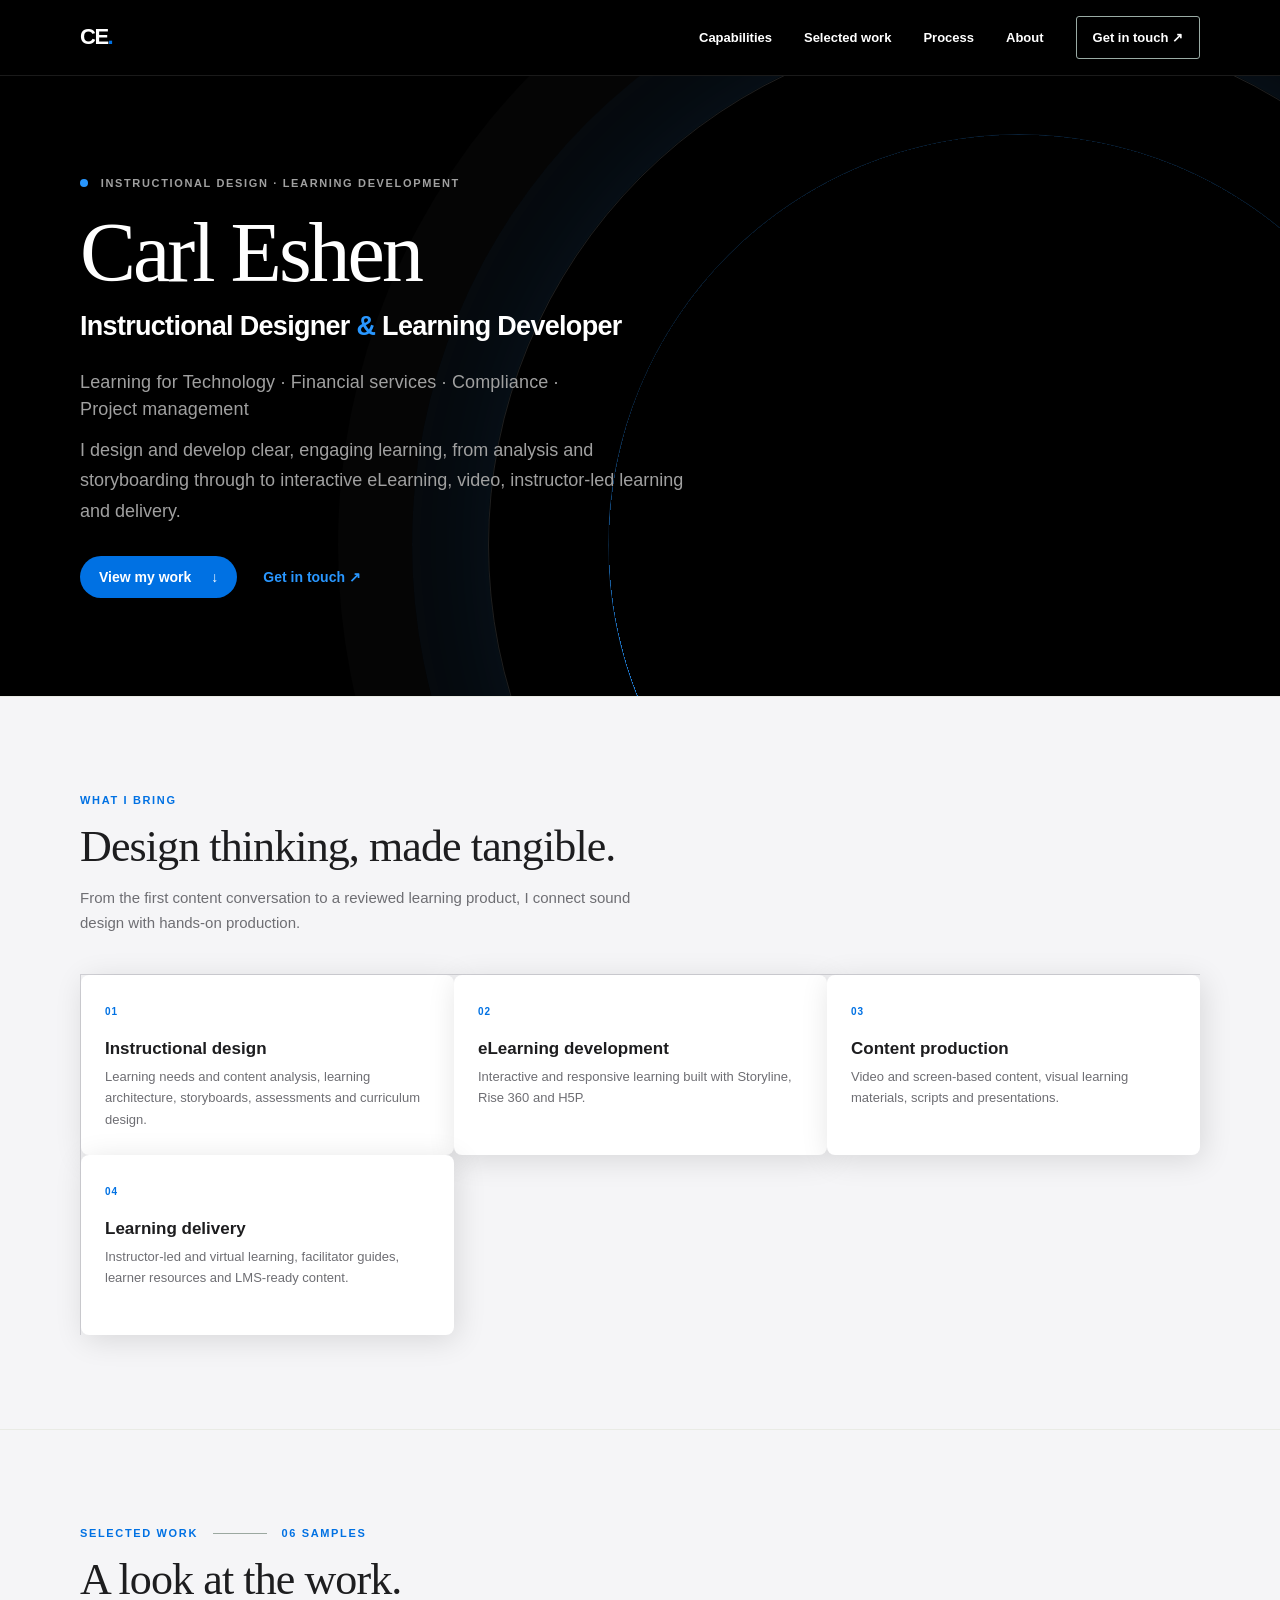
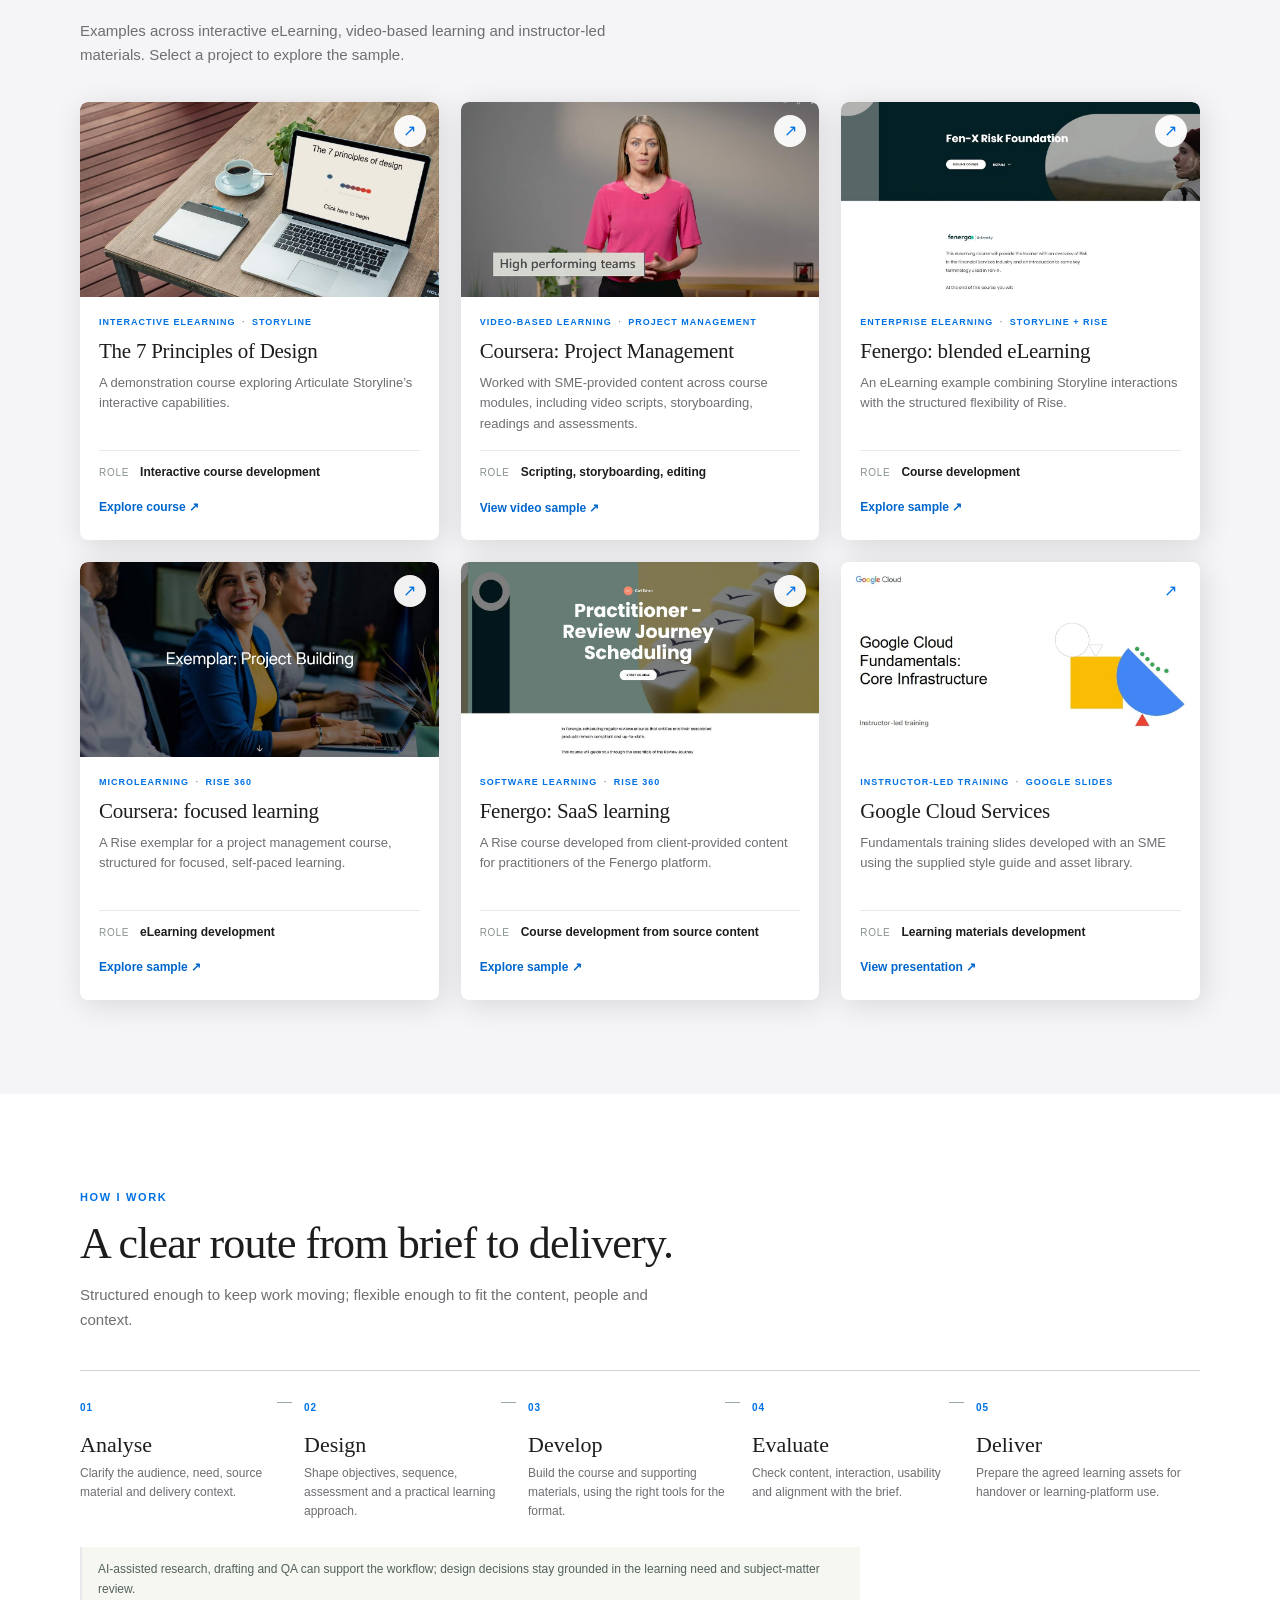
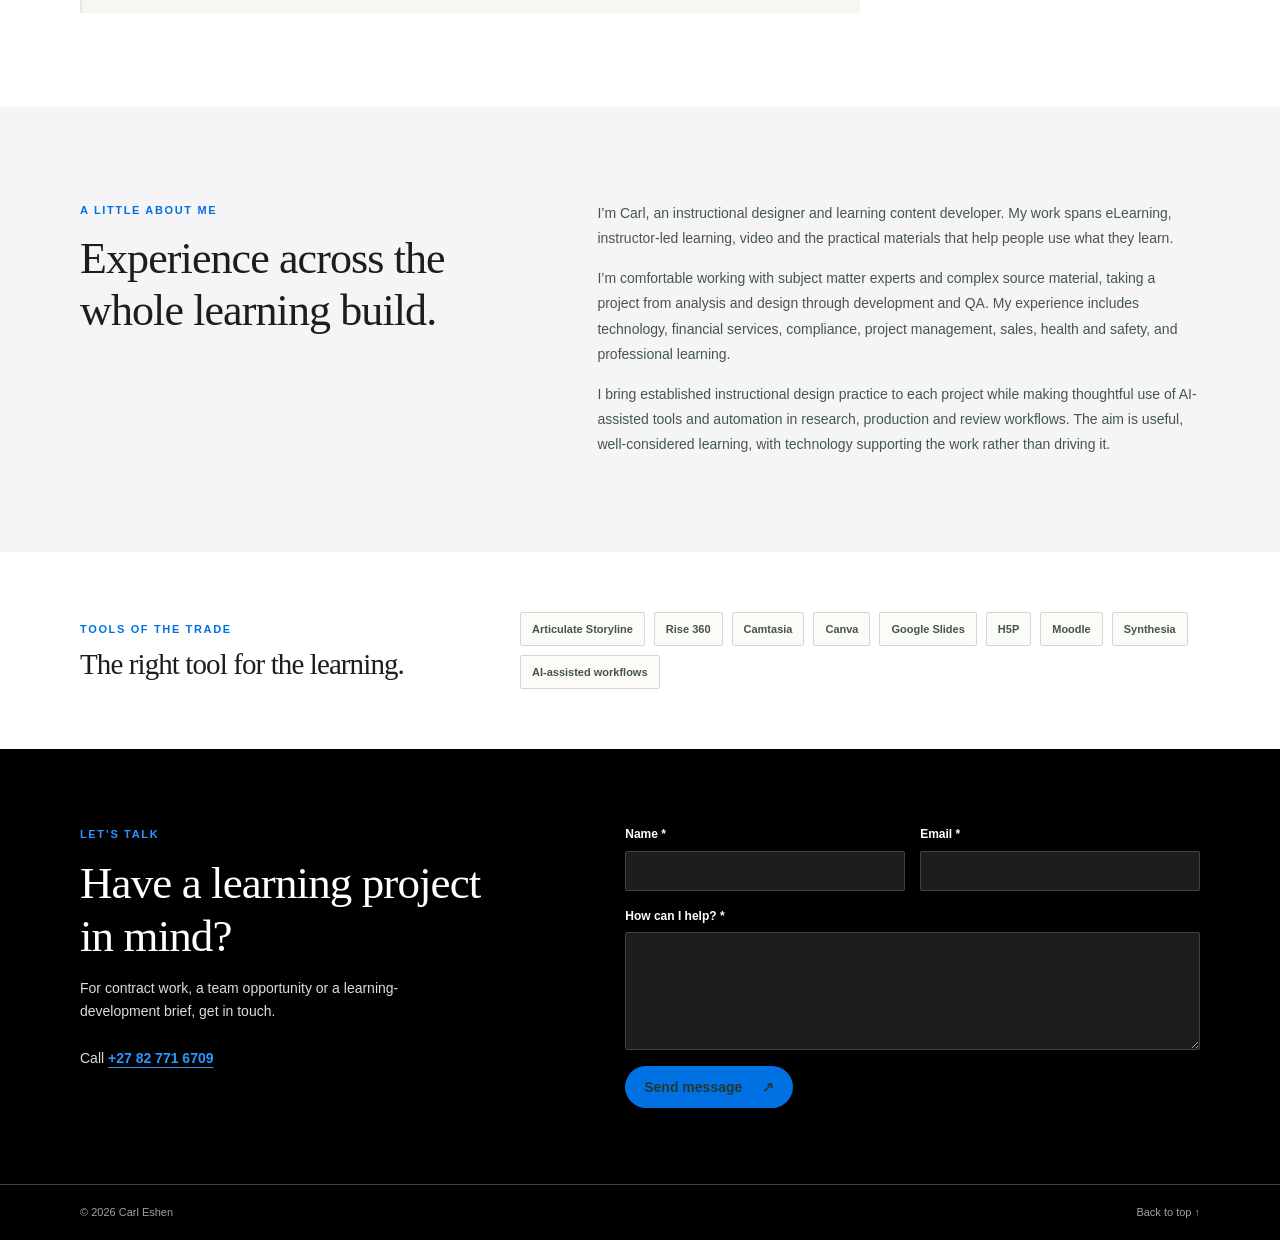
<file: index.html>
<!doctype html>
<html lang="en">
<head>
  <meta charset="utf-8">
  <meta name="viewport" content="width=device-width, initial-scale=1">
  <meta name="description" content="Carl Eshen is an experienced Instructional Designer and Learning Developer creating eLearning, instructor-led, video and AI-assisted learning solutions.">
  <meta name="theme-color" content="#f6f5f0">
  <meta property="og:type" content="website">
  <meta property="og:title" content="Carl Eshen | Instructional Designer & Learning Developer">
  <meta property="og:description" content="Learning design, hands-on development and thoughtful modern production workflows.">
  <meta property="og:url" content="https://carleshen.github.io/Carlwebsite/">
  <title>Carl Eshen | Instructional Designer &amp; Learning Developer</title>
  <link rel="stylesheet" href="assets/css/portfolio.css">
</head>
<body>
  <a class="skip-link" href="#main">Skip to content</a>
  <header class="site-header"><div class="wrap nav-wrap"><a class="wordmark" href="#home" aria-label="Carl Eshen, home">CE<span>.</span></a>
    <nav aria-label="Main navigation"><a href="#capabilities">Capabilities</a><a href="#work">Selected work</a><a href="#process">Process</a><a href="#about">About</a><a class="nav-contact" href="#contact">Get in touch <span aria-hidden="true">↗</span></a></nav>
  </div></header>
  <main id="main">
    <section class="hero" id="home" aria-labelledby="hero-title"><div class="wrap hero-inner">
      <p class="eyebrow"><span class="eyebrow-mark" aria-hidden="true"></span> INSTRUCTIONAL DESIGN · LEARNING DEVELOPMENT</p>
      <h1 id="hero-title">Carl Eshen</h1><p class="hero-role">Instructional Designer <span>&amp;</span> Learning Developer</p>
      <p class="hero-note">Learning for Technology · Financial services · Compliance · <span>Project management</span></p>
      <p class="hero-copy">I design and develop clear, engaging learning, from analysis and storyboarding through to interactive eLearning, video, instructor-led learning and delivery.</p>
      <div class="hero-actions"><a class="button button-primary" href="#work">View my work <span aria-hidden="true">↓</span></a><a class="text-link" href="#contact">Get in touch <span aria-hidden="true">↗</span></a></div>
    </div></section>
    <section class="section capabilities" id="capabilities" aria-labelledby="capabilities-title"><div class="wrap">
      <div class="section-heading"><p class="eyebrow">WHAT I BRING</p><h2 id="capabilities-title">Design thinking, made tangible.</h2><p>From the first content conversation to a reviewed learning product, I connect sound design with hands-on production.</p></div>
      <div class="cap-grid">
        <article class="cap-card"><span class="cap-number">01</span><h3>Instructional design</h3><p>Learning needs and content analysis, learning architecture, storyboards, assessments and curriculum design.</p></article>
        <article class="cap-card"><span class="cap-number">02</span><h3>eLearning development</h3><p>Interactive and responsive learning built with Storyline, Rise 360 and H5P.</p></article>
        <article class="cap-card"><span class="cap-number">03</span><h3>Content production</h3><p>Video and screen-based content, visual learning materials, scripts and presentations.</p></article>
        <article class="cap-card"><span class="cap-number">04</span><h3>Learning delivery</h3><p>Instructor-led and virtual learning, facilitator guides, learner resources and LMS-ready content.</p></article>
      </div>
    </div></section>
    <section class="section work-section" id="work" aria-labelledby="work-title"><div class="wrap">
      <div class="section-heading work-heading"><p class="eyebrow">SELECTED WORK <span class="heading-rule" aria-hidden="true"></span> 06 SAMPLES</p><h2 id="work-title">A look at the work.</h2><p>Examples across interactive eLearning, video-based learning and instructor-led materials. Select a project to explore the sample.</p></div>
      <div class="project-grid">
        <article class="project-card"><a class="project-image" href="https://carleshen.github.io/Carl-Eshen/story_html5.html" target="_blank" rel="noopener noreferrer" aria-label="Explore The 7 Principles of Design interactive course (opens in a new tab)"><img src="images/thumbs/01.jpg" alt="Preview image for The 7 Principles of Design interactive eLearning course" width="320" height="220" loading="lazy"><span class="image-arrow" aria-hidden="true">↗</span></a><div class="project-body"><p class="project-type">INTERACTIVE ELEARNING <span>·</span> STORYLINE</p><h3>The 7 Principles of Design</h3><p>A demonstration course exploring Articulate Storyline’s interactive capabilities.</p><div class="project-meta"><span>Role</span><p>Interactive course development</p></div><a class="project-link" href="https://carleshen.github.io/Carl-Eshen/story_html5.html" target="_blank" rel="noopener noreferrer">Explore course <span aria-hidden="true">↗</span></a></div></article>
        <article class="project-card"><a class="project-image" href="https://vimeo.com/1075372197/9c1e413686?ts=0&amp;share=copy" target="_blank" rel="noopener noreferrer" aria-label="View Coursera project management video sample (opens in a new tab)"><img src="images/thumbs/02.jpg" alt="Preview image for a video-based project management learning sample" width="320" height="220" loading="lazy"><span class="image-arrow" aria-hidden="true">↗</span></a><div class="project-body"><p class="project-type">VIDEO-BASED LEARNING <span>·</span> PROJECT MANAGEMENT</p><h3>Coursera: Project Management</h3><p>Worked with SME-provided content across course modules, including video scripts, storyboarding, readings and assessments.</p><div class="project-meta"><span>Role</span><p>Scripting, storyboarding, editing</p></div><a class="project-link" href="https://vimeo.com/1075372197/9c1e413686?ts=0&amp;share=copy" target="_blank" rel="noopener noreferrer">View video sample <span aria-hidden="true">↗</span></a></div></article>
        <article class="project-card"><a class="project-image" href="https://360.articulate.com/review/content/afb75fa5-c596-4e59-8173-07edc0e4ff03/review" target="_blank" rel="noopener noreferrer" aria-label="Explore Fenergo eLearning sample (opens in a new tab)"><img src="images/thumbs/03.jpg" alt="Preview image for a Fenergo eLearning sample" width="320" height="220" loading="lazy"><span class="image-arrow" aria-hidden="true">↗</span></a><div class="project-body"><p class="project-type">ENTERPRISE ELEARNING <span>·</span> STORYLINE + RISE</p><h3>Fenergo: blended eLearning</h3><p>An eLearning example combining Storyline interactions with the structured flexibility of Rise.</p><div class="project-meta"><span>Role</span><p>Course development</p></div><a class="project-link" href="https://360.articulate.com/review/content/afb75fa5-c596-4e59-8173-07edc0e4ff03/review" target="_blank" rel="noopener noreferrer">Explore sample <span aria-hidden="true">↗</span></a></div></article>
        <article class="project-card"><a class="project-image" href="https://360.articulate.com/review/content/c4a182f8-484e-4889-a451-d63947f59e01/review" target="_blank" rel="noopener noreferrer" aria-label="Explore Coursera microlearning sample (opens in a new tab)"><img src="images/thumbs/04.jpg" alt="Preview image for a Rise-based project management microlearning sample" width="320" height="220" loading="lazy"><span class="image-arrow" aria-hidden="true">↗</span></a><div class="project-body"><p class="project-type">MICROLEARNING <span>·</span> RISE 360</p><h3>Coursera: focused learning</h3><p>A Rise exemplar for a project management course, structured for focused, self-paced learning.</p><div class="project-meta"><span>Role</span><p>eLearning development</p></div><a class="project-link" href="https://360.articulate.com/review/content/c4a182f8-484e-4889-a451-d63947f59e01/review" target="_blank" rel="noopener noreferrer">Explore sample <span aria-hidden="true">↗</span></a></div></article>
        <article class="project-card"><a class="project-image" href="https://360.articulate.com/review/content/a31b3acd-c9ce-45d6-816f-4b6bd6196fac/review" target="_blank" rel="noopener noreferrer" aria-label="Explore Fenergo SaaS learning sample (opens in a new tab)"><img src="images/thumbs/05.jpg" alt="Preview image for an Articulate Rise course for Fenergo SaaS practitioners" width="320" height="220" loading="lazy"><span class="image-arrow" aria-hidden="true">↗</span></a><div class="project-body"><p class="project-type">SOFTWARE LEARNING <span>·</span> RISE 360</p><h3>Fenergo: SaaS learning</h3><p>A Rise course developed from client-provided content for practitioners of the Fenergo platform.</p><div class="project-meta"><span>Role</span><p>Course development from source content</p></div><a class="project-link" href="https://360.articulate.com/review/content/a31b3acd-c9ce-45d6-816f-4b6bd6196fac/review" target="_blank" rel="noopener noreferrer">Explore sample <span aria-hidden="true">↗</span></a></div></article>
        <article class="project-card"><a class="project-image" href="https://docs.google.com/presentation/d/1yodwYpnKjFsTDWq0IciB-Mn4ZdcBLhrsSH3aqH66pzY/edit?usp=sharing" target="_blank" rel="noopener noreferrer" aria-label="View Google Cloud Services instructor-led training slides (opens in a new tab)"><img src="images/thumbs/06.jpg" alt="Preview image for Google Cloud Services instructor-led training slides" width="320" height="220" loading="lazy"><span class="image-arrow" aria-hidden="true">↗</span></a><div class="project-body"><p class="project-type">INSTRUCTOR-LED TRAINING <span>·</span> GOOGLE SLIDES</p><h3>Google Cloud Services</h3><p>Fundamentals training slides developed with an SME using the supplied style guide and asset library.</p><div class="project-meta"><span>Role</span><p>Learning materials development</p></div><a class="project-link" href="https://docs.google.com/presentation/d/1yodwYpnKjFsTDWq0IciB-Mn4ZdcBLhrsSH3aqH66pzY/edit?usp=sharing" target="_blank" rel="noopener noreferrer">View presentation <span aria-hidden="true">↗</span></a></div></article>
      </div>
    </div></section>
    <section class="section process-section" id="process" aria-labelledby="process-title"><div class="wrap"><div class="section-heading"><p class="eyebrow">HOW I WORK</p><h2 id="process-title">A clear route from brief to delivery.</h2><p>Structured enough to keep work moving; flexible enough to fit the content, people and context.</p></div>
      <ol class="process-list"><li><span class="process-no">01</span><h3>Analyse</h3><p>Clarify the audience, need, source material and delivery context.</p></li><li><span class="process-no">02</span><h3>Design</h3><p>Shape objectives, sequence, assessment and a practical learning approach.</p></li><li><span class="process-no">03</span><h3>Develop</h3><p>Build the course and supporting materials, using the right tools for the format.</p></li><li><span class="process-no">04</span><h3>Evaluate</h3><p>Check content, interaction, usability and alignment with the brief.</p></li><li><span class="process-no">05</span><h3>Deliver</h3><p>Prepare the agreed learning assets for handover or learning-platform use.</p></li></ol>
      <p class="process-note">AI-assisted research, drafting and QA can support the workflow; design decisions stay grounded in the learning need and subject-matter review.</p>
    </div></section>
    <section class="section about-section" id="about" aria-labelledby="about-title"><div class="wrap about-layout"><div><p class="eyebrow">A LITTLE ABOUT ME</p><h2 id="about-title">Experience across the whole learning build.</h2></div><div class="about-copy"><p>I’m Carl, an instructional designer and learning content developer. My work spans eLearning, instructor-led learning, video and the practical materials that help people use what they learn.</p><p>I’m comfortable working with subject matter experts and complex source material, taking a project from analysis and design through development and QA. My experience includes technology, financial services, compliance, project management, sales, health and safety, and professional learning.</p><p>I bring established instructional design practice to each project while making thoughtful use of AI-assisted tools and automation in research, production and review workflows. The aim is useful, well-considered learning, with technology supporting the work rather than driving it.</p></div></div></section>
    <section class="section tools-section" aria-labelledby="tools-title"><div class="wrap tools-wrap"><div class="tools-intro"><p class="eyebrow">TOOLS OF THE TRADE</p><h2 id="tools-title">The right tool for the learning.</h2></div><ul class="tools-list"><li>Articulate Storyline</li><li>Rise 360</li><li>Camtasia</li><li>Canva</li><li>Google Slides</li><li>H5P</li><li>Moodle</li><li>Synthesia</li><li>AI-assisted workflows</li></ul></div></section>
    <section class="contact-section" id="contact" aria-labelledby="contact-title"><div class="wrap contact-layout"><div class="contact-copy"><p class="eyebrow">LET’S TALK</p><h2 id="contact-title">Have a learning project in mind?</h2><p>For contract work, a team opportunity or a learning-development brief, get in touch.</p><p class="phone-line">Call <a href="tel:+27827716709">+27 82 771 6709</a></p></div>
      <form class="contact-form" action="https://formspree.io/f/mblzowwe" method="post"><div class="form-row"><div class="form-field"><label for="contact-name">Name <span aria-hidden="true">*</span></label><input id="contact-name" name="name" type="text" autocomplete="name" required></div><div class="form-field"><label for="contact-email">Email <span aria-hidden="true">*</span></label><input id="contact-email" name="email" type="email" autocomplete="email" required></div></div><div class="form-field"><label for="contact-message">How can I help? <span aria-hidden="true">*</span></label><textarea id="contact-message" name="message" rows="5" required></textarea></div><input type="text" name="_gotcha" class="honeypot" tabindex="-1" autocomplete="off" aria-hidden="true"><input type="hidden" name="subject" value="New message from your portfolio"><button class="button button-light" type="submit">Send message <span aria-hidden="true">↗</span></button></form>
    </div></section>
  </main>
  <footer class="site-footer"><div class="wrap footer-inner"><span>© 2026 Carl Eshen</span><a href="#home">Back to top ↑</a></div></footer>
  <script src="assets/js/portfolio-polish.js" defer></script>
</body>
</html>
</file>
<file: assets/css/portfolio.css>
@charset "UTF-8";
:root{--ink:#182a2b;--muted:#596b69;--paper:#f6f5f0;--white:#fff;--line:#d9ded8;--green:#1b6257;--green-dark:#164c45;--lime:#d5df9a;--serif:Georgia,"Times New Roman",serif;--sans:Inter,"Segoe UI",Arial,sans-serif;--wrap:1120px;--ease:180ms ease}
*{box-sizing:border-box}html{scroll-behavior:smooth;scroll-padding-top:82px}body{margin:0;background:var(--paper);color:var(--ink);font:16px/1.65 var(--sans);-webkit-font-smoothing:antialiased}a{color:inherit}img{display:block;max-width:100%}.wrap{width:min(var(--wrap),calc(100% - 48px));margin-inline:auto}.skip-link{position:absolute;top:-60px;left:16px;z-index:10;background:#fff;padding:10px 16px;color:var(--ink)}.skip-link:focus{top:12px}:focus-visible{outline:3px solid #a6c244;outline-offset:4px}.site-header{height:76px;background:rgba(246,245,240,.96);border-bottom:1px solid rgba(24,42,43,.1);position:sticky;top:0;z-index:5;backdrop-filter:blur(12px)}.nav-wrap{height:100%;display:flex;align-items:center;justify-content:space-between}.wordmark{text-decoration:none;font-weight:800;font-size:22px;letter-spacing:-1.5px}.wordmark span{color:var(--green)}nav{display:flex;align-items:center;gap:32px}nav a{text-decoration:none;color:#405150;font-size:13px;font-weight:600;transition:color var(--ease)}nav a:hover,.text-link:hover,.site-footer a:hover{color:var(--green)}nav .nav-contact{padding:10px 16px;border:1px solid #9aaba5;border-radius:3px;color:var(--ink)}nav .nav-contact:hover{background:var(--green);border-color:var(--green);color:#fff}.hero{min-height:510px;height:min(620px,calc(100svh - 76px));position:relative;display:flex;align-items:center;background:var(--paper);overflow:hidden}.hero:after{content:"";position:absolute;right:-110px;bottom:-215px;width:570px;height:570px;border:1px solid rgba(27,98,87,.13);border-radius:50%;box-shadow:0 0 0 38px rgba(27,98,87,.025),0 0 0 78px rgba(27,98,87,.025);pointer-events:none}.hero-inner{position:relative;z-index:1;padding-block:50px}.eyebrow{margin:0 0 18px;color:var(--green);font-size:11px;letter-spacing:1.65px;font-weight:750}.eyebrow-mark{display:inline-block;width:8px;height:8px;margin-right:8px;border-radius:50%;background:var(--green)}.hero h1{margin:0;font:500 clamp(54px,7vw,84px)/1.03 var(--serif);letter-spacing:-3px}.hero-role{margin:8px 0 20px;font-size:clamp(20px,2.4vw,27px);font-weight:550;letter-spacing:-.7px}.hero-role span{color:var(--green)}.hero-copy{max-width:670px;margin:0;color:#4d5d5b;font-size:18px;line-height:1.7}.hero-actions{display:flex;align-items:center;gap:26px;margin-top:30px}.button{display:inline-flex;align-items:center;justify-content:center;gap:20px;border:0;text-decoration:none;font:650 14px var(--sans);padding:13px 19px;border-radius:3px;cursor:pointer;transition:background var(--ease),transform var(--ease)}.button:hover{transform:translateY(-2px)}.button-primary{background:var(--green);color:white}.button-primary:hover{background:var(--green-dark)}.text-link{font-weight:650;font-size:14px;text-decoration:none}.hero-note{margin:33px 0 0;color:var(--muted);font-size:12px;letter-spacing:.15px}.hero-note span{padding-inline:7px;color:var(--green)}.hero-index{position:absolute;right:max(24px,calc((100vw - var(--wrap))/2));bottom:38px;color:#7e8b86;font-size:10px;letter-spacing:1.5px}.section{padding-block:94px}.section-heading{max-width:650px;margin-bottom:38px}.section-heading .eyebrow{margin-bottom:12px}.section-heading h2,.about-layout h2,.tools-intro h2,.contact-copy h2{margin:0;font:500 clamp(32px,4vw,44px)/1.18 var(--serif);letter-spacing:-.9px}.section-heading>p:last-child{max-width:590px;margin:13px 0 0;color:var(--muted);font-size:15px}.capabilities{background:#fff;border-block:1px solid #e9ebe5}.cap-grid{display:grid;grid-template-columns:repeat(3,minmax(0,1fr));border-top:1px solid var(--line);border-left:1px solid var(--line)}.cap-card{min-height:180px;padding:22px 24px;border-right:1px solid var(--line);border-bottom:1px solid var(--line);position:relative}.cap-number{color:var(--green);font-size:10px;font-weight:750;letter-spacing:1px}.cap-card h3{margin:15px 0 6px;font-size:17px;line-height:1.3}.cap-card p{margin:0;color:var(--muted);font-size:13px;line-height:1.65}.cap-ai{background:#f4f6ed}.work-section{background:#efeee8}.work-heading{margin-bottom:34px}.heading-rule{display:inline-block;width:54px;height:1px;background:#9ba8a0;vertical-align:middle;margin:0 10px}.project-grid{display:grid;grid-template-columns:repeat(3,minmax(0,1fr));gap:22px}.project-card{overflow:hidden;background:var(--white);border:1px solid #e1e2dc;border-radius:4px;transition:transform var(--ease),box-shadow var(--ease)}.project-card:hover{transform:translateY(-4px);box-shadow:0 12px 28px rgba(24,42,43,.09)}.project-image{height:195px;position:relative;display:block;overflow:hidden;background:#dedfd9}.project-image img{width:100%;height:100%;object-fit:cover;transition:transform 260ms ease}.project-card:hover .project-image img{transform:scale(1.035)}.image-arrow{position:absolute;right:13px;top:13px;display:grid;place-items:center;width:32px;height:32px;border-radius:50%;background:rgba(255,255,255,.94);color:var(--green);font-size:16px}.project-body{padding:18px 19px 20px}.project-type{margin:0 0 9px;color:var(--green);font-size:9px;letter-spacing:1px;font-weight:750}.project-type span{color:#92a09a;padding-inline:3px}.project-body h3{margin:0 0 8px;font:500 21px/1.22 var(--serif);letter-spacing:-.25px}.project-body>p:not(.project-type){min-height:62px;margin:0;color:var(--muted);font-size:13px;line-height:1.6}.project-meta{display:flex;gap:11px;align-items:baseline;margin-top:15px;padding-top:12px;border-top:1px solid #e8eae5}.project-meta span{flex:none;color:#87918d;font-size:10px;text-transform:uppercase;letter-spacing:.7px}.project-meta p{margin:0;font-size:12px;font-weight:600}.project-link{display:inline-block;margin-top:16px;color:var(--green);font-size:12px;font-weight:700;text-decoration:none}.project-link:hover{text-decoration:underline;text-underline-offset:3px}.process-section{background:#fff}.process-list{display:grid;grid-template-columns:repeat(5,minmax(0,1fr));list-style:none;margin:0;padding:0;border-top:1px solid var(--line)}.process-list li{position:relative;padding:22px 18px 0 0}.process-list li:not(:last-child):after{content:"";position:absolute;top:31px;right:12px;width:15px;height:1px;background:#98aaa1}.process-no{color:var(--green);font-size:10px;letter-spacing:1px;font-weight:750}.process-list h3{margin:12px 0 6px;font:500 22px var(--serif)}.process-list p{margin:0;color:var(--muted);font-size:12px;line-height:1.6}.process-note{max-width:780px;margin:26px 0 0;padding:13px 16px;border-left:2px solid var(--lime);background:#f7f7f2;color:#52625e;font-size:12px}.about-section{background:#e9eee7}.about-layout{display:grid;grid-template-columns:.85fr 1.15fr;gap:72px;align-items:start}.about-layout .eyebrow{margin:0 0 14px}.about-layout h2{max-width:390px}.about-copy p{margin:0 0 15px;color:#455652;font-size:14px;line-height:1.8}.about-copy p:last-child{margin-bottom:0}.tools-section{padding-block:60px;background:var(--paper)}.tools-wrap{display:grid;grid-template-columns:1fr 1.7fr;gap:40px;align-items:center}.tools-intro .eyebrow{margin-bottom:9px}.tools-intro h2{font-size:29px}.tools-list{display:flex;flex-wrap:wrap;gap:9px;list-style:none;margin:0;padding:0}.tools-list li{border:1px solid #d2d9d1;background:#fbfbf8;padding:7px 11px;color:#435550;font-size:11px;font-weight:600;border-radius:2px}.contact-section{padding-block:76px;background:var(--green-dark);color:#fff}.contact-layout{display:grid;grid-template-columns:.9fr 1.1fr;gap:75px;align-items:start}.contact-copy .eyebrow{color:var(--lime);margin-bottom:14px}.contact-copy h2{max-width:430px;font-size:clamp(34px,4vw,45px)}.contact-copy>p:not(.eyebrow){max-width:360px;color:#d4e0d9;font-size:14px}.contact-copy .phone-line{margin-top:24px}.phone-line a{color:#fff;font-weight:700;text-decoration-thickness:1px;text-underline-offset:4px}.contact-form{display:grid;gap:16px}.form-row{display:grid;grid-template-columns:1fr 1fr;gap:15px}.form-field{display:grid;gap:6px}.form-field label{font-size:12px;font-weight:650}.form-field input,.form-field textarea{width:100%;border:1px solid rgba(255,255,255,.38);border-radius:2px;background:rgba(255,255,255,.08);color:#fff;font:14px var(--sans);padding:11px 12px}.form-field textarea{resize:vertical;min-height:118px}.form-field input:focus,.form-field textarea:focus{outline:2px solid var(--lime);outline-offset:2px;border-color:transparent}.button-light{justify-self:start;background:var(--lime);color:#203831}.button-light:hover{background:#e4eabc}.honeypot{position:absolute;left:-10000px;width:1px;height:1px;overflow:hidden}.site-footer{background:#133e39;color:#cfdbd5;font-size:11px}.footer-inner{display:flex;justify-content:space-between;padding-block:18px}.site-footer a{text-decoration:none}.site-footer a:hover{color:#fff}
@media(max-width:900px){.wrap{width:min(var(--wrap),calc(100% - 40px))}nav{gap:19px}.cap-grid{grid-template-columns:repeat(2,minmax(0,1fr))}.project-grid{grid-template-columns:repeat(2,minmax(0,1fr))}.project-image{height:210px}.process-list{grid-template-columns:repeat(5,minmax(0,1fr))}.process-list li{padding-right:12px}.process-list li:not(:last-child):after{right:4px;width:10px}.about-layout{gap:40px}.contact-layout{gap:42px}}
@media(max-width:620px){html{scroll-padding-top:112px}.wrap{width:calc(100% - 36px)}.site-header{height:auto;min-height:72px}.nav-wrap{align-items:flex-start;flex-direction:column;padding-block:12px 10px;gap:8px}.wordmark{font-size:19px;line-height:1.1}nav{width:100%;gap:0;justify-content:space-between;overflow-x:auto;white-space:nowrap}nav a{padding:5px 6px;font-size:11px}nav .nav-contact{padding:4px 8px}.hero{height:auto;min-height:570px;max-height:calc(100svh - 105px)}.hero-inner{padding-block:55px 66px}.hero:after{right:-280px;bottom:-330px}.hero h1{font-size:59px;letter-spacing:-2px}.hero-role{max-width:330px;font-size:21px}.hero-copy{font-size:16px;max-width:480px}.hero-note{max-width:340px;line-height:1.8}.hero-index{bottom:20px}.section{padding-block:68px}.section-heading{margin-bottom:28px}.section-heading h2,.about-layout h2{font-size:35px}.cap-grid{grid-template-columns:1fr}.cap-card{min-height:auto;padding:19px 19px}.cap-card h3{margin-top:10px}.project-grid{grid-template-columns:1fr;gap:16px}.project-image{height:auto;aspect-ratio:1.55}.project-body>p:not(.project-type){min-height:0}.process-list{grid-template-columns:1fr;border-top:0;gap:0}.process-list li{display:grid;grid-template-columns:36px 1fr;column-gap:8px;padding:14px 0;border-top:1px solid var(--line)}.process-no{grid-row:span 2;padding-top:4px}.process-list h3{margin:0 0 3px}.process-list p{grid-column:2}.process-list li:after{display:none}.about-layout{grid-template-columns:1fr;gap:20px}.about-layout h2{max-width:440px}.tools-wrap{grid-template-columns:1fr;gap:22px}.contact-section{padding-block:60px}.contact-layout{grid-template-columns:1fr;gap:25px}.contact-copy h2{font-size:38px}.form-row{grid-template-columns:1fr}.footer-inner{padding-block:16px}}
.hero-work-preview{position:absolute;right:max(24px,calc((100vw - var(--wrap))/2));top:50%;z-index:1;width:min(430px,38vw);height:330px;transform:translateY(-47%);pointer-events:none}.hero-work-preview img{width:100%;height:100%;object-fit:cover;outline:1px solid rgba(0,0,0,.1);box-shadow:0 18px 38px rgba(24,42,43,.13)}.hero-preview-main{position:absolute;right:0;top:10px;z-index:3;width:78%;height:76%;padding:9px;background:rgba(255,255,255,.94);box-shadow:0 18px 38px rgba(24,42,43,.13);transform:rotate(1.5deg)}.hero-preview-secondary{position:absolute;width:42%;height:47%;padding:7px;background:rgba(255,255,255,.88);box-shadow:0 10px 24px rgba(24,42,43,.1)}.hero-preview-secondary-one{left:0;top:38px;z-index:1;transform:rotate(-3.5deg)}.hero-preview-secondary-two{left:5px;bottom:0;z-index:2;transform:rotate(2.5deg)}.hero-preview-label{position:absolute;right:8px;bottom:-18px;color:var(--green);font-size:10px;letter-spacing:1.5px;font-weight:750}.hero-preview-label b{color:var(--ink);font-weight:800}.hero-index{z-index:2}.hero-inner{max-width:620px;margin-left:max(24px,calc((100vw - var(--wrap))/2))}
@media(max-width:900px){.hero-work-preview{right:20px;width:36vw;height:270px}.hero-inner{max-width:55%}}
@media(max-width:620px){.hero-work-preview{position:relative;right:auto;top:auto;width:min(100%,360px);height:220px;transform:none;margin:0 auto 12px}.hero-inner{max-width:none;margin-inline:auto}.hero{display:block;padding-top:12px}.hero-inner{padding-block:42px 20px}.hero-preview-main{width:75%;height:72%;top:0}.hero-preview-secondary{width:43%;height:48%}.hero-preview-secondary-one{top:30px}.hero-preview-secondary-two{bottom:0}.hero-index{bottom:12px}}
@keyframes hero-dot-pulse{0%,100%{transform:scale(1);opacity:1}50%{transform:scale(.78);opacity:.72}}
.hero .eyebrow-mark{animation:hero-dot-pulse 3.6s ease-in-out infinite}.hero-work-preview .hero-preview-main,.hero-work-preview .hero-preview-secondary{animation:hero-image-in .55s cubic-bezier(.2,0,0,1) both}.hero-work-preview .hero-preview-secondary-one{animation-delay:80ms}.hero-work-preview .hero-preview-secondary-two{animation-delay:150ms}.hero-work-preview .hero-preview-main{animation-delay:220ms}@keyframes hero-image-in{from{opacity:0;transform:translateY(12px) scale(.97) rotate(1.5deg)}to{opacity:1;transform:translateY(0) scale(1) rotate(1.5deg)}}.hero-preview-secondary-one{animation-name:hero-secondary-one!important}.hero-preview-secondary-two{animation-name:hero-secondary-two!important}@keyframes hero-secondary-one{from{opacity:0;transform:translateY(12px) scale(.97) rotate(-3.5deg)}to{opacity:1;transform:translateY(0) scale(1) rotate(-3.5deg)}}@keyframes hero-secondary-two{from{opacity:0;transform:translateY(12px) scale(.97) rotate(2.5deg)}to{opacity:1;transform:translateY(0) scale(1) rotate(2.5deg)}}
.hero-preview-main,.hero-preview-secondary{transition:transform 220ms ease,box-shadow 220ms ease}.hero-work-preview:hover .hero-preview-main{transform:translateY(-3px) scale(1.012) rotate(1.5deg);box-shadow:0 22px 44px rgba(24,42,43,.17)}.hero-work-preview:hover .hero-preview-secondary-one{transform:translate(-2px,-2px) rotate(-3.5deg);box-shadow:0 14px 28px rgba(24,42,43,.13)}.hero-work-preview:hover .hero-preview-secondary-two{transform:translate(-1px,-2px) rotate(2.5deg);box-shadow:0 14px 28px rgba(24,42,43,.13)}
.reveal{opacity:0;transform:translateY(16px);transition:opacity 560ms cubic-bezier(.2,0,0,1),transform 560ms cubic-bezier(.2,0,0,1)}.reveal.is-visible{opacity:1;transform:none}.reveal-group>*{opacity:0;transform:translateY(12px);transition:opacity 480ms cubic-bezier(.2,0,0,1) var(--reveal-delay,0ms),transform 480ms cubic-bezier(.2,0,0,1) var(--reveal-delay,0ms)}.reveal-group.is-visible>*{opacity:1;transform:none}.button span,.text-link span,.project-link span{display:inline-block;transition:transform var(--ease)}.button:hover span,.text-link:hover span,.project-link:hover span{transform:translateX(3px)}.project-card .image-arrow{transition:transform var(--ease),background var(--ease)}.project-card:hover .image-arrow{transform:translate(2px,-2px);background:#fff}
@media(prefers-reduced-motion:reduce){.hero .eyebrow-mark,.hero-work-preview .hero-preview-main,.hero-work-preview .hero-preview-secondary{animation:none!important}.reveal,.reveal-group>*,.hero-preview-main,.hero-preview-secondary,.button span,.text-link span,.project-link span,.project-card .image-arrow{opacity:1!important;transform:none!important;transition:none!important}}
@media(max-width:620px){.hero-work-preview:hover .hero-preview-main{transform:scale(1.012) rotate(1.5deg)}.hero-work-preview:hover .hero-preview-secondary-one{transform:rotate(-3.5deg)}.hero-work-preview:hover .hero-preview-secondary-two{transform:rotate(2.5deg)}}
@media(prefers-reduced-motion:reduce){*,*::before,*::after{scroll-behavior:auto!important;transition:none!important;animation:none!important}}

/* Apple-inspired local direction: cinematic contrast, restrained chrome, blue actions. */
:root{--ink:#1d1d1f;--muted:#6e6e73;--paper:#f5f5f7;--white:#fff;--line:#d2d2d7;--green:#0071e3;--green-dark:#0066cc;--lime:#e8e8ed}
body{background:var(--paper);color:var(--ink)}
.site-header{background:#000;border-bottom-color:rgba(255,255,255,.1)}
.wordmark,nav a,.site-header .nav-contact{color:#fff}.hero h1,.hero .hero-role{color:#fff}
.hero{background:#000}.hero:before,.hero:after{content:"";position:absolute;pointer-events:none;border-radius:50%;z-index:0}.hero:before{right:-150px;bottom:-260px;width:min(72vw,820px);height:min(72vw,820px);border:1px solid rgba(41,151,255,.22);background:conic-gradient(from 215deg,rgba(41,151,255,.9) 0deg,rgba(41,151,255,.9) 32deg,transparent 78deg,transparent 360deg);-webkit-mask:radial-gradient(farthest-side,transparent calc(100% - 1px),#000 calc(100% - 1px));mask:radial-gradient(farthest-side,transparent calc(100% - 1px),#000 calc(100% - 1px));animation:hero-ring-inner 48s linear infinite}.hero:after{right:-250px;bottom:-370px;width:min(92vw,1040px);height:min(92vw,1040px);border:1px solid rgba(255,255,255,.12);box-shadow:0 0 90px rgba(41,151,255,.07),0 0 0 76px rgba(41,151,255,.035),0 0 0 150px rgba(255,255,255,.018);animation:hero-ring-outer 78s linear infinite reverse}.hero-inner{position:relative;z-index:1}.hero .hero-copy{color:#a0a0a0}.hero .hero-note{color:#a0a0a0;font-size:18px;line-height:1.5;margin:12px 0 12px}.hero .hero-note span{padding:0;color:inherit;white-space:nowrap}.hero .eyebrow{color:#a0a0a0}.hero .eyebrow-mark{background:#2997ff}.hero-role span{color:#2997ff}.hero .button-primary{background:#0071e3;border-color:#0071e3;border-radius:980px}.hero .text-link{color:#2997ff}
.section{background:#f5f5f7}.cap-card,.project-card{background:#fff;border:0;border-radius:8px;box-shadow:rgba(0,0,0,.12) 3px 5px 30px 0}.cap-card:hover,.project-card:hover{box-shadow:rgba(0,0,0,.18) 3px 8px 34px 0}.project-image{border-radius:8px 8px 0 0}.project-link,.text-link{color:#0066cc}.process-section,.tools-section{background:#fff}.contact-section{background:#000;color:#fff}.contact-section .eyebrow,.contact-section .phone-line a{color:#2997ff}.contact-form input,.contact-form textarea{background:#1d1d1f;color:#fff;border-color:#424245}.button-light{background:#0071e3;border-color:#0071e3;border-radius:980px}.site-footer{background:#000;color:#a1a1a6;border-top:1px solid #424245}
@media(prefers-reduced-motion:reduce){.cap-card:hover,.project-card:hover{box-shadow:rgba(0,0,0,.12) 3px 5px 30px 0}}

/* The hero topics remain quiet at desktop and wrap cleanly on small screens. */
.hero .hero-note{max-width:34rem;line-height:1.5}
@media(max-width:620px){.hero .hero-note{max-width:18rem;line-height:1.55}}

@keyframes hero-ring-inner{to{transform:rotate(360deg)}}
@keyframes hero-ring-outer{to{transform:rotate(-360deg)}}
@media(max-width:620px){.hero:before{right:-100px;bottom:-150px;width:520px;height:520px;opacity:.48}.hero:after{right:-170px;bottom:-220px;width:650px;height:650px;opacity:.32}.hero .hero-note{max-width:18rem;line-height:1.55}}
@media(prefers-reduced-motion:reduce){.hero:before,.hero:after{animation:none}}

/* Typographic hero: an editorial stat replaces the image collage. */
.hero-stat{display:flex;align-items:baseline;gap:14px;margin-top:34px}.hero-stat strong{color:#fff;font-size:clamp(2.5rem,5vw,4.75rem);font-weight:600;letter-spacing:-.07em;line-height:.9}.hero-stat span{font-size:clamp(.9rem,1.2vw,1.05rem);letter-spacing:.01em}.hero-typographic-mark{position:absolute;right:max(24px,calc((100vw - var(--wrap))/2));top:50%;display:flex;align-items:flex-start;color:#fff;transform:translateY(-52%);user-select:none}.hero-typographic-mark span{font-size:clamp(12rem,28vw,25rem);font-weight:600;letter-spacing:-.13em;line-height:.72;opacity:.95}.hero-typographic-mark small{margin:clamp(8px,2vw,28px) 0 0 12px;color:#2997ff;font-size:clamp(1rem,2vw,1.7rem);font-weight:600;letter-spacing:.04em}.hero-inner{position:relative;z-index:2}
@media(max-width:900px){.hero-typographic-mark{right:20px}.hero-typographic-mark span{font-size:clamp(9rem,25vw,16rem)}.hero-inner{max-width:58%}}
@media(max-width:620px){.hero{min-height:570px;max-height:none}.hero-inner{max-width:none;padding-block:42px 20px}.hero-typographic-mark{position:absolute;right:16px;top:59%;transform:translateY(-50%);opacity:.75}.hero-typographic-mark span{font-size:clamp(8rem,38vw,12rem)}.hero-typographic-mark small{font-size:.9rem}.hero-stat{gap:10px;margin-top:28px}.hero-stat strong{font-size:2.8rem}.hero-stat span{font-size:.82rem}}
</file>
